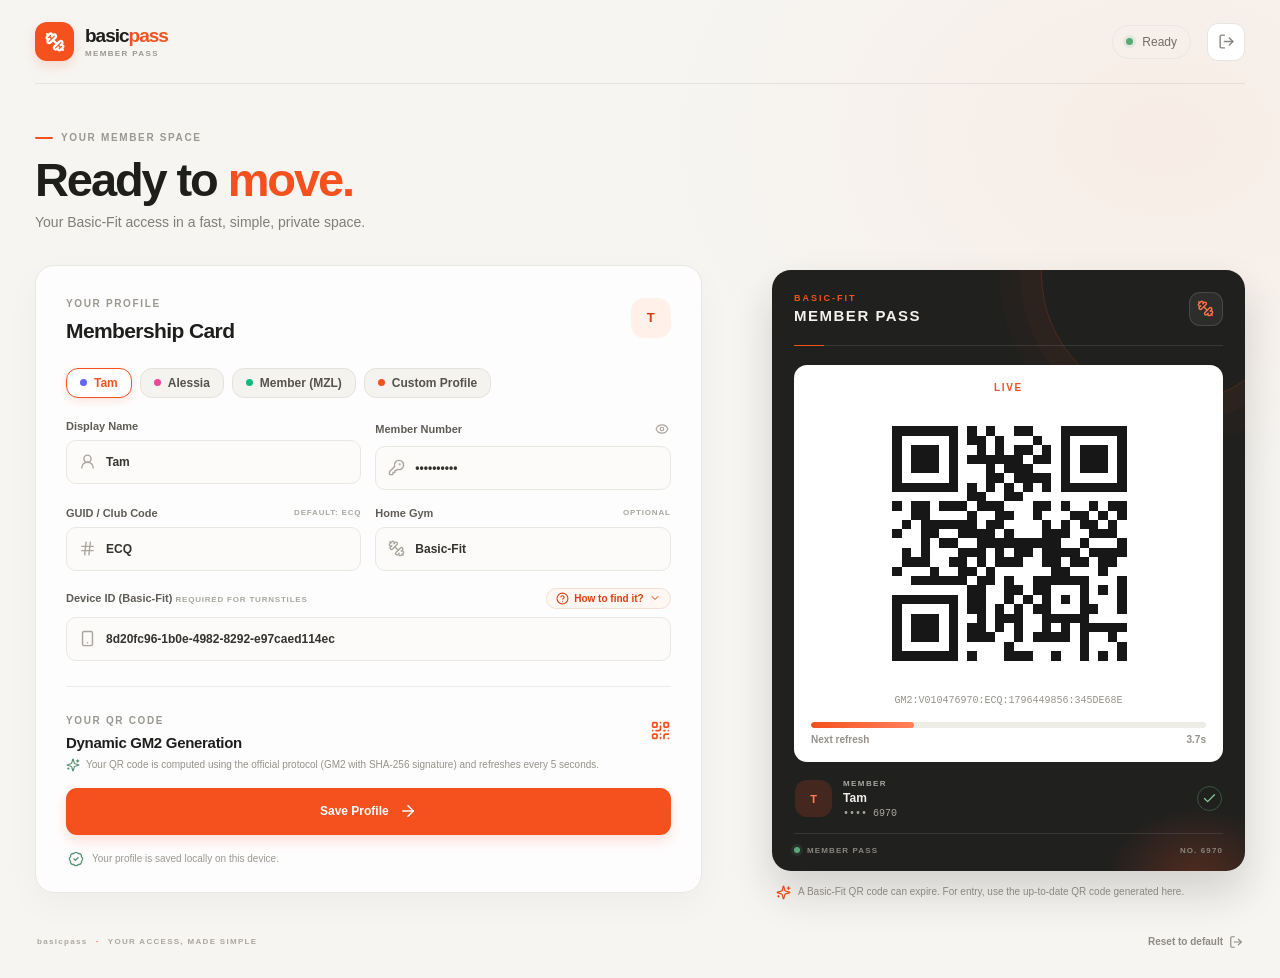
<file: index.html>
<!doctype html>
<html lang="en">
  <head>
    <meta charset="UTF-8" />
    <meta name="viewport" content="width=device-width, initial-scale=1.0" />
    <meta name="theme-color" content="#f4511e" />
    <meta name="referrer" content="no-referrer" />
    <meta name="description" content="A private space to keep your Basic-Fit QR code at your fingertips." />

    <!-- Favicon & Onglet Navigateur -->
    <link rel="icon" type="image/svg+xml" href="./favicon.svg" />
    <link rel="icon" type="image/png" sizes="32x32" href="./favicon-32x32.png" />
    <link rel="icon" type="image/png" sizes="16x16" href="./favicon-16x16.png" />
    <link rel="shortcut icon" href="./favicon.ico" />

    <!-- iOS Home Screen Shortcut (iOS Web Clip) -->
    <link rel="apple-touch-icon" sizes="180x180" href="./apple-touch-icon.png" />
    <meta name="apple-mobile-web-app-capable" content="yes" />
    <meta name="apple-mobile-web-app-status-bar-style" content="black-translucent" />
    <meta name="apple-mobile-web-app-title" content="Basic Pass" />

    <!-- Android & PWA Home Screen Shortcut -->
    <link rel="manifest" href="./manifest.json" />
    <meta name="mobile-web-app-capable" content="yes" />

    <title>Basic Pass — your QR, under control</title>
    <script type="module" crossorigin src="./assets/index-DQOnVO0v.js"></script>
    <link rel="stylesheet" crossorigin href="./assets/index-COVB12q7.css">
  </head>
  <body>
    <div id="root"></div>
  </body>
</html>
</file>
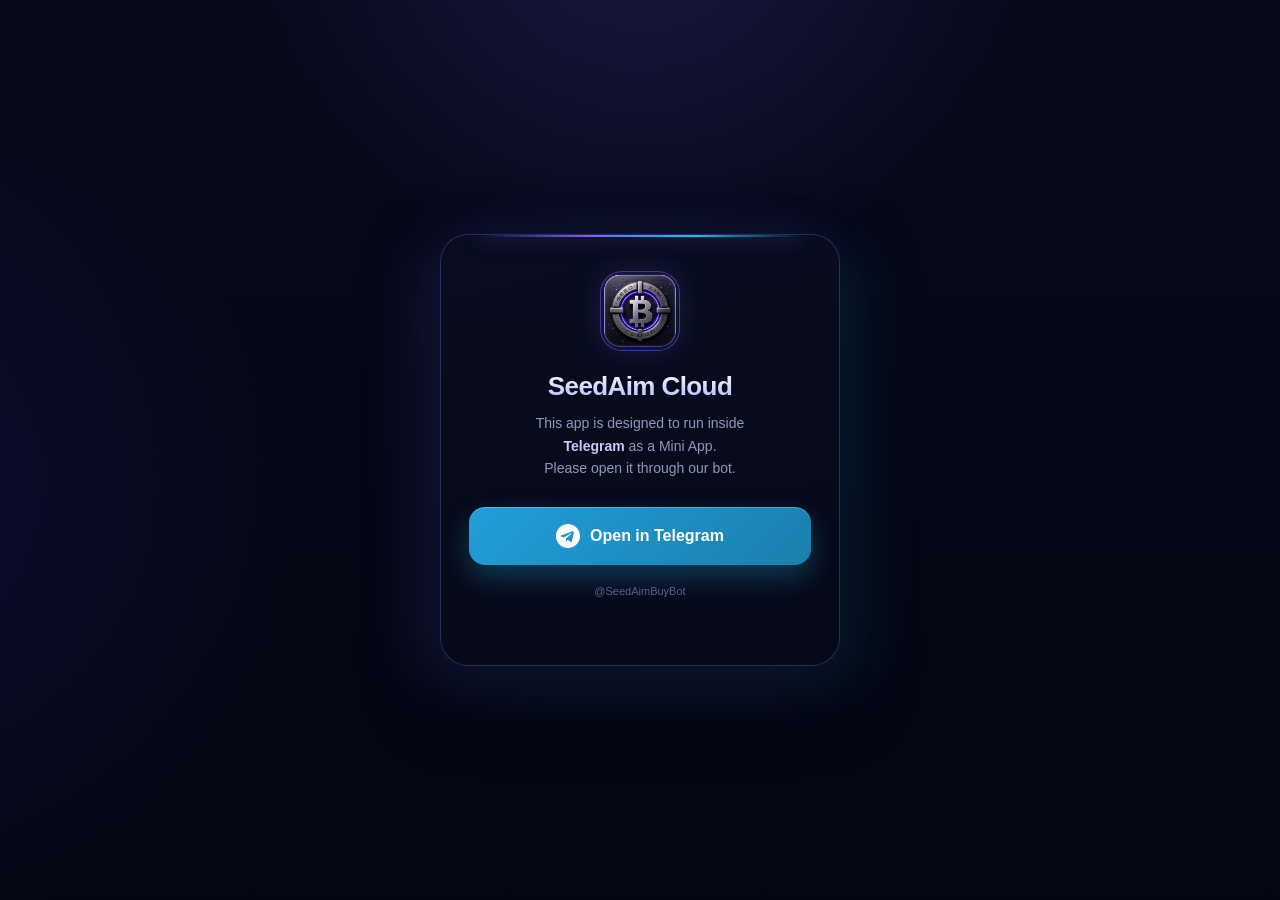
<file: open-telegram.html>
<!DOCTYPE html>
<html lang="en">
<head>
    <meta charset="UTF-8">
    <meta name="viewport" content="width=device-width, initial-scale=1, maximum-scale=1, viewport-fit=cover">
    <meta name="theme-color" content="#060817">
    <title>Open in Telegram — SeedAim Cloud</title>
    <style>
        * { box-sizing: border-box; margin: 0; padding: 0; }

        body {
            min-height: 100vh;
            display: grid;
            place-items: center;
            padding: 24px;
            background:
                radial-gradient(circle at 50% -10%, rgba(124,92,255,.17), transparent 33%),
                radial-gradient(circle at -10% 58%, rgba(64,39,209,.14), transparent 28%),
                linear-gradient(180deg, #07091b 0%, #040612 100%);
            font-family: Inter, ui-sans-serif, -apple-system, sans-serif;
            color: #f7f8ff;
            -webkit-font-smoothing: antialiased;
        }

        .card {
            width: min(100%, 400px);
            padding: 36px 28px;
            border: 1px solid rgba(70,89,178,.46);
            border-radius: 28px;
            background: linear-gradient(165deg, rgba(9,13,31,.96), rgba(5,9,24,.96));
            box-shadow:
                0 28px 72px rgba(0,0,0,.58),
                -20px 14px 60px rgba(124,92,255,.18),
                20px 18px 60px rgba(0,200,248,.13);
            text-align: center;
            position: relative;
            overflow: hidden;
        }

        .card::before {
            content: "";
            position: absolute;
            top: 0; left: 9%; width: 82%; height: 2px;
            background: linear-gradient(90deg, transparent, #7c5cff, #00c8f8, transparent);
            box-shadow: 0 0 18px rgba(124,92,255,.85);
        }

        .logo {
            width: 80px;
            height: 80px;
            margin: 0 auto 20px;
            border: 1px solid rgba(124,92,255,.48);
            border-radius: 22px;
            overflow: hidden;
            background: linear-gradient(145deg, rgba(124,92,255,.12), rgba(0,200,248,.06));
            box-shadow: 0 0 30px rgba(124,92,255,.18);
        }

        .logo img { width: 100%; height: 100%; object-fit: cover; }

        h1 {
            font-size: 26px;
            font-weight: 800;
            letter-spacing: -.6px;
            margin-bottom: 10px;
            background: linear-gradient(180deg, #fff 0%, #c8cafc 70%);
            -webkit-background-clip: text;
            background-clip: text;
            color: transparent;
        }

        p {
            color: #8f98bb;
            font-size: 14px;
            line-height: 1.6;
            margin-bottom: 28px;
        }

        .tg-button {
            display: inline-flex;
            align-items: center;
            justify-content: center;
            gap: 10px;
            width: 100%;
            min-height: 58px;
            border: none;
            border-radius: 16px;
            background: linear-gradient(135deg, #229ED9 0%, #1a7fad 100%);
            color: white;
            font-size: 16px;
            font-weight: 800;
            text-decoration: none;
            cursor: pointer;
            box-shadow: 0 12px 28px rgba(34,158,217,.32), inset 0 1px 0 rgba(255,255,255,.25);
            transition: .22s ease;
        }

        .tg-button:hover { transform: translateY(-1px); box-shadow: 0 16px 34px rgba(34,158,217,.4); }
        .tg-button:active { transform: translateY(0); }

        .tg-button svg { width: 24px; height: 24px; flex: 0 0 auto; }

        .note {
            margin-top: 18px;
            color: #5a6380;
            font-size: 11px;
        }
    </style>
</head>
<body>
    <div class="card">
        <div class="logo"><img src="img/l18.png" alt="SeedAim"></div>
        <h1>SeedAim Cloud</h1>
        <p>This app is designed to run inside<br><strong style="color:#c8cafc">Telegram</strong> as a Mini App.<br>Please open it through our bot.</p>

        <a class="tg-button" href="https://t.me/SeedAimBuyBot" id="tg-link">
            <svg viewBox="0 0 24 24" fill="currentColor" aria-hidden="true">
                <path d="M12 0C5.373 0 0 5.373 0 12s5.373 12 12 12 12-5.373 12-12S18.627 0 12 0zm5.894 8.221-1.97 9.28c-.145.658-.537.818-1.084.508l-3-2.21-1.447 1.394c-.16.16-.295.295-.605.295l.213-3.053 5.56-5.023c.242-.213-.054-.333-.373-.12L7.88 13.47l-2.96-.924c-.643-.204-.657-.643.136-.953l11.57-4.461c.537-.194 1.006.131.268.089z"/>
            </svg>
            Open in Telegram
        </a>

        <p class="note">@SeedAimBuyBot</p>
    </div>

    <script>
        // If already in Telegram or has cached user, return to dashboard
        try {
            if (window.Telegram?.WebApp?.initDataUnsafe?.user || localStorage.getItem('sa_tg_user')) {
                window.location.href = 'dashboard.html';
            }
        } catch (_) {}

        // Try to auto-redirect to Telegram deep link with the Mini App
        const tgLink = document.getElementById('tg-link');

        // If on mobile, try to open directly in Telegram app
        const isMobile = /Android|iPhone|iPad|iPod/i.test(navigator.userAgent);
        if (isMobile) {
            // tg:// deep link opens the Telegram app directly
            tgLink.href = 'tg://resolve?domain=SeedAimBuyBot&start=app';
        }

        // Auto-redirect after 1.5s on mobile
        if (isMobile) {
            setTimeout(() => {
                window.location.href = 'tg://resolve?domain=SeedAimBuyBot&start=app';
            }, 1500);
        }
    </script>
</body>
</html>
</file>
<file: assets/index-COVB12q7.css>
:root{color:#1e1e1d;font-synthesis:none;text-rendering:optimizelegibility;-webkit-font-smoothing:antialiased;--orange:#f4511e;--orange-dark:#db3e0d;--ink:#1e1e1d;--muted:#888580;--line:#e9e7e2;--panel:#fff;--green:#347b58;background:#f6f5f2;font-family:Avenir Next,Avenir,Segoe UI,sans-serif}.live-qr{flex-direction:column;align-items:center;gap:14px;width:100%;display:flex}.live-label{color:var(--orange);letter-spacing:1.65px;text-transform:uppercase;font-size:10px;font-weight:800}.live-code{color:#96928b;text-align:center;word-break:break-all;max-width:280px;font:10px/1.5 ui-monospace,SFMono-Regular,Menlo,monospace}.progress-wrap{flex-direction:column;gap:6px;width:100%;display:flex}.progress-bar{background:#eeece7;border-radius:3px;width:100%;height:6px;overflow:hidden}.progress-fill{background:linear-gradient(90deg, var(--orange), #ff815b);border-radius:3px;width:0%;height:100%}.progress-label{color:#96928b;justify-content:space-between;font-size:10px;font-weight:600;display:flex}*{box-sizing:border-box}body{min-width:320px;min-height:100vh;margin:0}button,input,textarea{font:inherit}button{color:inherit}button:focus-visible,input:focus-visible,textarea:focus-visible,[role=button]:focus-visible{outline-offset:2px;outline:3px solid #f4511e42}::selection{background:#f4511e2e}.dashboard-page{background:radial-gradient(at 91% 14%,#fcd2bd3d,#0000 30%),#f6f5f2;min-height:100vh;padding:0 34px 24px}.dashboard-shell{max-width:1210px;margin:0 auto}.topbar{border-bottom:1px solid #1e1e1d14;justify-content:space-between;align-items:center;height:84px;display:flex}.brand,.auth-brand{color:inherit;align-items:center;gap:11px;text-decoration:none;display:inline-flex}.brand-mark{background:var(--orange);color:#fff;border-radius:12px;place-items:center;width:39px;height:39px;display:grid;box-shadow:0 5px 12px #f4511e2b}.brand-copy{flex-direction:column;gap:5px;line-height:1;display:flex}.brand-copy strong{letter-spacing:-1px;font:800 19px/1 Manrope,sans-serif}.brand-copy strong span{color:var(--orange)}.brand-copy small{color:#9b9892;letter-spacing:1.35px;font-size:8px;font-weight:700}.topbar-actions{align-items:center;gap:10px;display:flex}.account-chip{color:#706d68;border:1px solid #e9e7e2;border-radius:999px;align-items:center;gap:9px;margin-right:6px;padding:9px 13px;font-size:12px;display:flex}.online-dot{background:#57a978;border-radius:50%;width:7px;height:7px;display:inline-block;box-shadow:0 0 0 3px #57a9781f}.icon-button{color:#57544f;cursor:pointer;background:#fff;border:1px solid #e7e5e0;border-radius:11px;justify-content:center;align-items:center;gap:8px;min-width:38px;height:38px;transition:all .18s;display:inline-flex}.icon-button:hover{color:var(--ink);border-color:#d5d1ca;transform:translateY(-1px)}.lock-button{padding:0 13px;font-size:12px;font-weight:600}.logout-button{color:#898680}.welcome-row{justify-content:space-between;align-items:flex-end;padding:48px 0 35px;display:flex}.eyebrow,.section-kicker,.panel-eyebrow{color:#9b9892;letter-spacing:1.65px;font-size:10px;font-weight:700}.eyebrow{align-items:center;gap:8px;display:flex}.eyebrow-line{background:var(--orange);border-radius:2px;width:18px;height:2px}.welcome-row h1{color:var(--ink);letter-spacing:-2.1px;margin:12px 0 8px;font:700 clamp(34px,5vw,47px)/1.08 Manrope,sans-serif}.welcome-row h1 span{color:var(--orange)}.welcome-row p{color:#817e78;margin:0;font-size:14px}.encrypted-pill{color:#587965;background:#ffffffc7;border:1px solid #e9e7e2;border-radius:999px;align-items:center;gap:9px;margin-bottom:5px;padding:10px 14px;font-size:11px;font-weight:600;display:flex}.flash{border:1px solid #0000;border-radius:11px;align-items:flex-start;gap:10px;margin-bottom:20px;padding:12px 14px;font-size:13px;line-height:1.5;display:flex}.flash-icon{border-radius:50%;flex:0 0 18px;place-items:center;height:18px;margin-top:1px;font-size:12px;font-weight:700;display:inline-grid}.flash-success{color:#2f7550;background:#eff8f1;border-color:#d9ebdf}.flash-success .flash-icon{color:#fff;background:#4e9c6d}.flash-error{color:#a13f2a;background:#fff5f2;border-color:#f1d5cc}.flash-error .flash-icon{color:#fff;background:#d9603c}.flash-info{color:#73522a;background:#fff9ee;border-color:#efe1cb}.flash-info .flash-icon{color:#fff;background:#bd8b42}.member-layout{grid-template-columns:minmax(0,1.17fr) minmax(340px,.83fr);align-items:start;gap:clamp(28px,5.5vw,76px);display:grid}.member-column{background:#ffffffdb;border:1px solid #e9e7e2;border-radius:19px;min-width:0;padding:27px 30px 25px;box-shadow:0 12px 35px #241f1809}.section-heading{justify-content:space-between;align-items:center;margin-bottom:25px;display:flex}.section-heading h2{letter-spacing:-.6px;margin:7px 0 0;font:700 21px/1.2 Manrope,sans-serif}.member-avatar{width:40px;height:40px;color:var(--orange-dark);background:#fff0e9;border-radius:13px;place-items:center;font:700 13px Manrope,sans-serif;display:grid}.form-grid{grid-template-columns:1fr 1fr;gap:17px 14px;display:grid}.field{color:#5f5c56;flex-direction:column;gap:8px;min-width:0;font-size:11px;font-weight:600;display:flex}.field>span{justify-content:space-between;align-items:center;display:flex}.field em{color:#aaa7a0;letter-spacing:.8px;font-size:8px;font-style:normal;font-weight:700}.field-full{grid-column:1/-1}.input-wrap{color:#aaa69f;background:#fcfbf9;border:1px solid #e9e7e2;border-radius:10px;align-items:center;gap:10px;min-width:0;height:44px;padding:0 12px;transition:border .16s,box-shadow .16s,background .16s;display:flex}.input-wrap:focus-within{background:#fff;border-color:#f49b78;box-shadow:0 0 0 3px #f4511e14}.input-wrap svg{flex:none}.input-wrap input{color:#353330;background:0 0;border:0;outline:0;width:100%;min-width:0;padding:0;font-size:12px}.input-wrap input::placeholder,textarea::placeholder{color:#b7b4ae}.field-label-row{justify-content:space-between;align-items:center;gap:8px;width:100%;display:flex}.guide-trigger-btn{color:var(--orange-dark);cursor:pointer;background:#fff7f2;border:1px solid #f2ded3;border-radius:999px;align-items:center;gap:5px;padding:3px 9px;font-size:10px;font-weight:700;transition:all .16s;display:inline-flex}.guide-trigger-btn:hover{color:var(--orange);background:#feece2;border-color:#eabfae;transform:translateY(-.5px)}.guide-card{background:linear-gradient(#fffcfb 0%,#fff7f2 100%);border:1px solid #f2dfd5;border-radius:14px;grid-column:1/-1;padding:18px 20px;animation:.25s ease-out fadeIn;box-shadow:0 4px 18px #f4511e0f}@keyframes fadeIn{0%{opacity:0;transform:translateY(-4px)}to{opacity:1;transform:translateY(0)}}.guide-header{justify-content:space-between;align-items:center;margin-bottom:11px;display:flex}.guide-title{color:var(--orange);align-items:center;gap:8px;display:flex}.guide-title strong{color:#2e2b28;font:700 13px Manrope,sans-serif}.guide-badge{letter-spacing:.9px;text-transform:uppercase;color:var(--orange);background:#f4511e1a;border-radius:999px;padding:2px 8px;font-size:9px;font-weight:800}.guide-lead{color:#6f6b64;margin:0 0 14px;font-size:11.5px;line-height:1.6}.guide-lead strong{color:#353330}.guide-tabs{background:#ffffffd9;border:1px solid #ebd9cf;border-radius:10px;gap:6px;margin-bottom:14px;padding:4px;display:flex}.guide-tab{color:#7f7b74;cursor:pointer;text-align:center;background:0 0;border:0;border-radius:7px;flex:1;padding:7px 10px;font-size:11px;font-weight:700;transition:all .15s}.guide-tab:hover{color:var(--ink)}.guide-tab.active{color:var(--orange-dark);background:#fff;box-shadow:0 2px 7px #2c251c14}.guide-steps{flex-direction:column;gap:10px;margin:0 0 14px;padding:0;list-style:none;display:flex}.guide-steps li{align-items:flex-start;gap:11px;display:flex}.step-num{background:var(--orange);color:#fff;border-radius:50%;flex:0 0 22px;place-items:center;height:22px;margin-top:1px;font-size:10px;font-weight:800;display:grid}.guide-steps div{flex-direction:column;gap:2px;display:flex}.guide-steps strong{color:#353330;font-size:11px}.guide-steps small{color:#7a766f;font-size:10.5px;line-height:1.45}.guide-steps code{color:var(--orange-dark);background:#faede6;border-radius:4px;padding:1px 5px;font-family:ui-monospace,SFMono-Regular,Menlo,monospace;font-size:10px}.guide-code-box{background:#1c1b1a;border:1px solid #363432;border-radius:10px;margin-bottom:14px;overflow:hidden}.guide-code-header{color:#9c9892;background:#242321;border-bottom:1px solid #363432;justify-content:space-between;align-items:center;padding:8px 12px;font-size:10px;display:flex}.guide-copy-btn{color:#eee;cursor:pointer;background:#2f2e2c;border:1px solid #4a4845;border-radius:6px;align-items:center;gap:5px;padding:3px 9px;font-size:10px;font-weight:600;transition:all .15s;display:inline-flex}.guide-copy-btn:hover{color:#fff;background:#3c3a38;border-color:#6a6762}.guide-pre{color:#e5e3df;margin:0;padding:12px 14px;font:11px/1.5 ui-monospace,SFMono-Regular,Menlo,monospace;overflow-x:auto}.guide-footer-note{color:#7f7b73;border-top:1px dashed #eedad0;align-items:flex-start;gap:8px;padding-top:11px;font-size:10.5px;line-height:1.5;display:flex}.guide-footer-note svg{color:#347b58;flex:none;margin-top:2px}.guide-footer-note strong{color:#383531}.inline-eye,.password-toggle{color:#aaa69f;cursor:pointer;background:0 0;border:0;place-items:center;padding:2px;display:inline-grid}.inline-eye:hover,.password-toggle:hover{color:var(--orange)}.form-separator{background:#eeece7;height:1px;margin:25px 0 23px}.qr-form-heading{color:var(--orange);justify-content:space-between;align-items:center;margin-bottom:15px;display:flex}.qr-form-heading h3{color:var(--ink);letter-spacing:-.3px;margin:6px 0 0;font:700 15px Manrope,sans-serif}.source-switch{background:#f7f6f3;border:1px solid #eceae5;border-radius:11px;grid-template-columns:1fr 1fr;gap:4px;margin-bottom:14px;padding:4px;display:grid}.source-tab{color:#8c8982;cursor:pointer;background:0 0;border:0;border-radius:8px;justify-content:center;align-items:center;gap:8px;min-height:37px;font-size:11px;font-weight:600;transition:all .16s;display:flex}.source-tab.active{color:#393633;background:#fff;box-shadow:0 2px 7px #1e1e1d12}.source-tab.active svg{color:var(--orange)}.qr-input-field textarea{resize:vertical;color:#353330;background:#fcfbf9;border:1px solid #e9e7e2;border-radius:10px;outline:0;width:100%;padding:12px;font:11px/1.6 ui-monospace,SFMono-Regular,Menlo,monospace;transition:border .16s,box-shadow .16s}.qr-input-field textarea:focus{background:#fff;border-color:#f49b78;box-shadow:0 0 0 3px #f4511e14}.upload-zone{cursor:pointer;background:#fcfbf9;border:1px dashed #dedad3;border-radius:11px;align-items:center;gap:12px;min-height:75px;padding:13px 14px;transition:all .16s;display:flex}.upload-zone:hover{background:#fffaf7;border-color:#f49b78}.upload-icon{width:37px;height:37px;color:var(--orange);background:#fff0e9;border-radius:10px;flex:0 0 37px;place-items:center;display:grid}.upload-copy{flex-direction:column;flex:1;gap:4px;min-width:0;display:flex}.upload-copy strong{color:#45423e;text-overflow:ellipsis;white-space:nowrap;font-size:11px;overflow:hidden}.upload-copy small{color:#aaa69f;font-size:9px}.upload-action{color:var(--orange);flex:none;font-size:10px;font-weight:700}.sr-only{clip:rect(0, 0, 0, 0);white-space:nowrap;border:0;width:1px;height:1px;margin:-1px;padding:0;position:absolute;overflow:hidden}.field-note{color:#96928b;align-items:center;gap:6px;margin:13px 0 16px;font-size:10px;display:flex}.field-note svg{color:#579071}.save-button{color:#fff;background:var(--orange);cursor:pointer;border:0;border-radius:11px;justify-content:center;align-items:center;gap:10px;width:100%;min-height:47px;padding:0 17px;font-size:12px;font-weight:700;transition:all .18s;display:flex;box-shadow:0 6px 13px #f4511e29}.save-button:hover:not(:disabled){background:var(--orange-dark);transform:translateY(-1px);box-shadow:0 8px 18px #f4511e3b}.save-button:disabled{cursor:wait;opacity:.75}.profile-footnote{color:#9b9891;align-items:center;gap:8px;margin:16px 2px 0;font-size:10px;display:flex}.profile-footnote svg{color:#599375}.pass-column{padding-top:5px}.pass-card{color:#fff;background:#20201f;border-radius:19px;padding:22px 22px 16px;position:relative;overflow:hidden;box-shadow:0 22px 42px #1b181529}.pass-card:before,.pass-card:after{z-index:0;pointer-events:none;content:"";position:absolute}.pass-card:before{border:1px solid #f4511e38;border-radius:50%;width:258px;height:258px;top:-126px;right:-56px;box-shadow:0 0 0 21px #f4511e09,0 0 0 42px #f4511e06}.pass-card:after{background:radial-gradient(#f4511e3d,#0000 67%);width:190px;height:150px;bottom:-83px;right:-47px}.pass-card>*{z-index:1;position:relative}.pass-card-top{justify-content:space-between;align-items:center;display:flex}.pass-card-top>div{flex-direction:column;gap:4px;display:flex}.pass-overline{color:var(--orange);letter-spacing:2px;font-size:9px;font-weight:800}.pass-card-top strong{color:#f3f1ed;letter-spacing:1.5px;font:700 15px Manrope,sans-serif}.pass-brand-icon{color:#ff7449;background:#ffffff0f;border:1px solid #ffffff21;border-radius:11px;place-items:center;width:34px;height:34px;display:grid}.pass-divider{background:#ffffff1a;height:1px;margin:19px 0}.pass-divider span{background:var(--orange);width:30px;height:1px;display:block}.qr-stage{background:#fff;border-radius:13px;place-items:center;width:100%;min-height:306px;padding:17px;display:grid}.qr-image{aspect-ratio:1;object-fit:contain;width:min(100%,272px);max-height:272px;image-rendering:pixelated;display:block}.qr-imported-image{image-rendering:auto}.qr-placeholder{color:#a5a19b;text-align:center;flex-direction:column;align-items:center;gap:8px;display:flex}.qr-placeholder-icon{color:#c7c3bc;background:#faf9f7;border:1px dashed #e5e1db;border-radius:19px;place-items:center;width:72px;height:72px;margin-bottom:3px;display:grid}.qr-placeholder strong{color:#77736d;font:700 12px Manrope,sans-serif}.qr-placeholder span:last-child{font-size:10px}.pass-person{align-items:center;gap:11px;padding:17px 1px 14px;display:flex}.pass-initials{color:#ff815b;background:#f4511e2b;border-radius:12px;flex:0 0 37px;place-items:center;width:37px;height:37px;font:700 11px Manrope,sans-serif;display:grid}.pass-person-copy{flex-direction:column;flex:1;gap:3px;min-width:0;display:flex}.pass-person-copy>span{color:#aaa6a0;letter-spacing:1.4px;font-size:8px;font-weight:700}.pass-person-copy strong{color:#f3f0ec;text-overflow:ellipsis;white-space:nowrap;font-size:12px;overflow:hidden}.pass-person-copy small{color:#aaa6a0;font:10px ui-monospace,SFMono-Regular,Menlo,monospace}.pass-check{color:#85cb9c;border:1px solid #71be8c52;border-radius:50%;place-items:center;width:25px;height:25px;display:grid}.pass-bottom{color:#89857f;letter-spacing:1.1px;border-top:1px solid #ffffff1a;justify-content:space-between;align-items:center;padding-top:12px;font-size:8px;font-weight:700;display:flex}.pass-bottom>span:first-child{align-items:center;gap:7px;display:flex}.pass-bottom .online-dot{width:6px;height:6px}.security-note{background:#ffffffb3;border:1px solid #e7e5df;border-radius:13px;align-items:flex-start;gap:11px;margin-top:17px;padding:15px 14px;display:flex}.security-icon{color:#548669;background:#eaf4ed;border-radius:9px;flex:0 0 32px;place-items:center;width:32px;height:32px;display:grid}.security-note strong{color:#45423e;font-size:11px}.security-note p{color:#8b8780;margin:4px 0 0;font-size:10px;line-height:1.55}.expiry-note{color:#96928b;align-items:flex-start;gap:7px;padding:13px 4px 0;font-size:10px;line-height:1.55;display:flex}.expiry-note svg{color:var(--orange);flex:none;margin-top:1px}.dashboard-footer{color:#aaa69f;letter-spacing:1.3px;justify-content:space-between;align-items:center;padding:30px 2px 0;font-size:8px;font-weight:700;display:flex}.dashboard-footer i{color:var(--orange);padding:0 5px;font-style:normal}.dashboard-footer button{color:#8e8a84;cursor:pointer;background:0 0;border:0;align-items:center;gap:6px;padding:5px 0;font-size:10px;display:flex}.dashboard-footer button:hover{color:var(--orange)}.gate-page{background:#f6f5f2;place-items:center;min-height:100vh;padding:24px;display:grid}.gate-layout{background:#fff;border:1px solid #e8e5df;border-radius:24px;grid-template-columns:1fr .92fr;width:min(1040px,100%);min-height:650px;display:grid;overflow:hidden;box-shadow:0 25px 80px #2c251c1a}.gate-story{color:#fff;background:#20201f;flex-direction:column;padding:38px 42px 26px;display:flex;position:relative;overflow:hidden}.gate-story:before{content:"";border:1px solid #f4511e3d;border-radius:50%;width:490px;height:490px;position:absolute;top:24%;right:-26%;box-shadow:0 0 0 32px #f4511e09,0 0 0 66px #f4511e06,0 0 0 100px #f4511e05}.gate-story .brand-copy small{color:#9b9892}.gate-story .brand-copy strong{color:#fff}.story-copy{z-index:1;margin:auto 0;padding:38px 0;position:relative}.story-copy .eyebrow{color:#a9a59f}.story-copy h1{letter-spacing:-2.4px;margin:18px 0 15px;font:700 clamp(36px,4vw,51px)/1.08 Manrope,sans-serif}.story-copy h1 span{color:#ff7248}.story-copy>p{color:#b4b0aa;max-width:340px;margin:0;font-size:13px;line-height:1.7}.story-stamp{align-items:center;gap:11px;margin-top:32px;display:flex}.story-stamp>span{color:#8ed19f;background:#ffffff0f;border:1px solid #ffffff1f;border-radius:11px;place-items:center;width:36px;height:36px;display:grid}.story-stamp>div{flex-direction:column;gap:4px;display:flex}.story-stamp strong{color:#e8e5df;font-size:11px}.story-stamp small{color:#928e88;font-size:9px}.story-fade-mark{color:#ffffff06;letter-spacing:-34px;font:800 340px/.8 Manrope,sans-serif;position:absolute;bottom:0;right:-7px}.story-bottom{z-index:1;color:#827e78;letter-spacing:1.4px;font-size:8px;font-weight:700;position:relative}.story-bottom i{color:var(--orange);padding:0 5px;font-style:normal}.gate-panel{justify-content:center;align-items:center;padding:50px 42px;display:flex;position:relative}.gate-card{width:100%;max-width:360px}.mobile-brand{display:none}.gate-card .panel-eyebrow,.vault-gate-card .panel-eyebrow{color:var(--orange)}.gate-card h2{letter-spacing:-1.1px;margin:9px 0 8px;font:700 29px Manrope,sans-serif}.gate-subtitle{color:#8d8983;margin:0 0 25px;font-size:12px;line-height:1.6}.gate-form{flex-direction:column;gap:16px;display:flex}.gate-form .field{color:#66625c;gap:8px;font-size:11px}.gate-form .input-wrap{background:#fbfaf8;height:47px}.gate-form .input-wrap input{font-size:12px}.password-toggle{flex:none}.gate-submit{margin-top:4px}.gate-switch{color:#8a867f;text-align:center;margin-top:19px;font-size:11px}.gate-switch button{color:var(--orange);font-size:inherit;cursor:pointer;background:0 0;border:0;padding:0 0 0 3px;font-weight:700}.gate-assurance{color:#9b9892;text-align:center;justify-content:center;align-items:flex-start;gap:7px;margin-top:27px;font-size:9px;line-height:1.5;display:flex}.gate-assurance svg{color:#699879;flex:none}.gate-panel-bottom{color:#b1ada6;letter-spacing:1.2px;font-size:8px;font-weight:700;position:absolute;bottom:23px;right:30px}.gate-panel-bottom span{color:var(--orange);padding:0 5px}.vault-gate-page{background:radial-gradient(at 50% 10%,#fff3ed,#0000 48%),#f6f5f2;place-items:center;min-height:100vh;padding:24px;display:grid}.vault-gate-card{background:#fff;border:1px solid #e9e7e2;border-radius:20px;width:min(448px,100%);padding:34px;box-shadow:0 22px 64px #2c251c17}.vault-gate-card>.auth-brand{margin-bottom:28px}.vault-big-icon{width:49px;height:49px;color:var(--orange);background:#fff3ed;border:1px solid #f7ded3;border-radius:15px;place-items:center;margin:0 0 20px;display:grid}.vault-gate-card h1{letter-spacing:-.9px;margin:9px 0;font:700 25px Manrope,sans-serif}.vault-gate-card>p{color:#87837d;margin:0 0 23px;font-size:12px;line-height:1.7}.vault-gate-card>p strong{color:#514d47;font-weight:600}.no-recovery{color:#8a6835;background:#fff8eb;border-radius:10px;align-items:flex-start;gap:8px;margin-top:16px;padding:11px;font-size:10px;line-height:1.5;display:flex}.no-recovery svg{flex:none}.gate-logout{color:#9a968f;cursor:pointer;background:0 0;border:0;justify-content:center;align-items:center;gap:7px;margin:17px auto 0;padding:5px;font-size:10px;display:flex}.gate-logout:hover{color:var(--orange)}.config-steps{flex-direction:column;gap:14px;margin:23px 0 18px;padding:0;list-style:none;display:flex}.config-steps li{align-items:flex-start;gap:11px;display:flex}.config-steps li>span{width:24px;height:24px;color:var(--orange);background:#fff0e9;border-radius:8px;flex:0 0 24px;place-items:center;font-size:10px;font-weight:700;display:grid}.config-steps li div{flex-direction:column;gap:4px;padding-top:2px;display:flex}.config-steps strong{color:#4c4944;font-size:11px}.config-steps small{color:#97928b;font-size:10px;line-height:1.5}.config-steps code,.config-warning code{color:#c74c28;background:#fff2ec;border-radius:4px;padding:2px 4px;font:10px ui-monospace,SFMono-Regular,Menlo,monospace}.config-warning{color:#84663b;background:#fffaf1;border:1px solid #f1e0cc;border-radius:10px;align-items:flex-start;gap:8px;padding:11px;font-size:10px;line-height:1.6;display:flex}.config-warning svg{flex:none;margin-top:1px}.loading-page{background:#f6f5f2;flex-direction:column;justify-content:center;align-items:center;gap:20px;min-height:100vh;display:flex}.loading-page p{color:#928e88;margin:0;font-size:12px}.spinner{border:2px solid #ffffff6b;border-top-color:#fff;border-radius:50%;width:18px;height:18px;animation:.7s linear infinite spin;display:inline-block}.spinner-dark{border-color:#f2cabb;border-top-color:var(--orange);width:24px;height:24px}@keyframes spin{to{transform:rotate(360deg)}}@media (width<=850px){.dashboard-page{padding-left:22px;padding-right:22px}.member-layout{grid-template-columns:minmax(0,1.05fr) minmax(300px,.95fr);gap:24px}.member-column{padding:23px 21px}.qr-stage{min-height:275px}.gate-layout{grid-template-columns:.9fr 1fr}.gate-story{padding-left:30px;padding-right:30px}.gate-panel{padding:40px 30px}}@media (width<=680px){.dashboard-page{padding:0 16px 18px}.topbar{height:69px}.brand-mark{border-radius:11px;width:35px;height:35px}.brand-copy strong{font-size:17px}.account-chip{color:#0000;border:0;max-width:38px;margin:0;padding:10px;font-size:0;overflow:hidden}.online-dot{flex:0 0 7px}.topbar-actions{gap:5px}.icon-button{min-width:36px;height:36px}.lock-button{width:36px;padding:0}.lock-button span{display:none}.welcome-row{padding:33px 1px 22px;display:block}.welcome-row h1{margin-top:10px;font-size:36px}.welcome-row p{max-width:330px;font-size:12px;line-height:1.6}.encrypted-pill{width:max-content;margin:17px 0 0;padding:8px 11px;font-size:10px}.member-layout{flex-direction:column-reverse;gap:18px;display:flex}.member-column,.pass-column{width:100%}.pass-column{padding:0}.pass-card{padding:18px 18px 14px}.pass-divider{margin:14px 0}.qr-stage{min-height:280px}.qr-image{width:min(100%,246px);max-height:246px}.member-column{border-radius:16px;padding:21px 18px}.security-note{margin-top:13px}.expiry-note{padding-top:10px}.dashboard-footer{padding-top:23px}.dashboard-footer>span{letter-spacing:.9px;font-size:7px}.gate-page{background:#fff;padding:0}.gate-layout{min-height:100vh;box-shadow:none;border:0;border-radius:0;flex-direction:column;display:flex}.gate-story{flex:none;min-height:248px;padding:22px 24px}.gate-story:before{width:370px;height:370px;top:8%;right:-40%}.gate-story .brand-mark{width:34px;height:34px}.story-copy{margin:30px 0 10px;padding:0}.story-copy h1{letter-spacing:-1.6px;margin:12px 0 9px;font-size:34px}.story-copy>p{max-width:350px;font-size:11px}.story-stamp,.story-bottom,.story-fade-mark{display:none}.gate-panel{flex:1;align-items:flex-start;padding:28px 24px 65px}.gate-card{max-width:430px;margin:0 auto}.mobile-brand{display:none}.gate-card h2{font-size:26px}.gate-panel-bottom{bottom:17px;right:24px}.vault-gate-page{padding:16px}.vault-gate-card{padding:25px 21px}}@media (width<=390px){.form-grid{grid-template-columns:1fr}.field-full{grid-column:auto}.source-tab{gap:5px;font-size:10px}.member-column{padding:19px 15px}.account-chip{display:none}}@media (prefers-reduced-motion:reduce){*,:before,:after{scroll-behavior:auto!important;transition-duration:.01ms!important;animation-duration:.01ms!important;animation-iteration-count:1!important}}
.preset-bar{display:flex;gap:8px;margin-bottom:22px;flex-wrap:wrap}
.preset-chip{display:inline-flex;align-items:center;gap:7px;padding:7px 13px;background:#f5f3ef;border:1px solid #e5e2dc;border-radius:12px;font-size:12px;font-weight:600;color:#55524d;cursor:pointer;transition:all .18s;outline:none}
.preset-chip:hover{background:#eae7e0;color:#1e1e1d;border-color:#d8d4cb;transform:translateY(-1px)}
.preset-chip.active{background:#fff;color:var(--orange);border-color:var(--orange);box-shadow:0 3px 10px rgba(244,81,30,.14)}
.preset-dot{width:7px;height:7px;border-radius:50%;display:inline-block}
</file>
